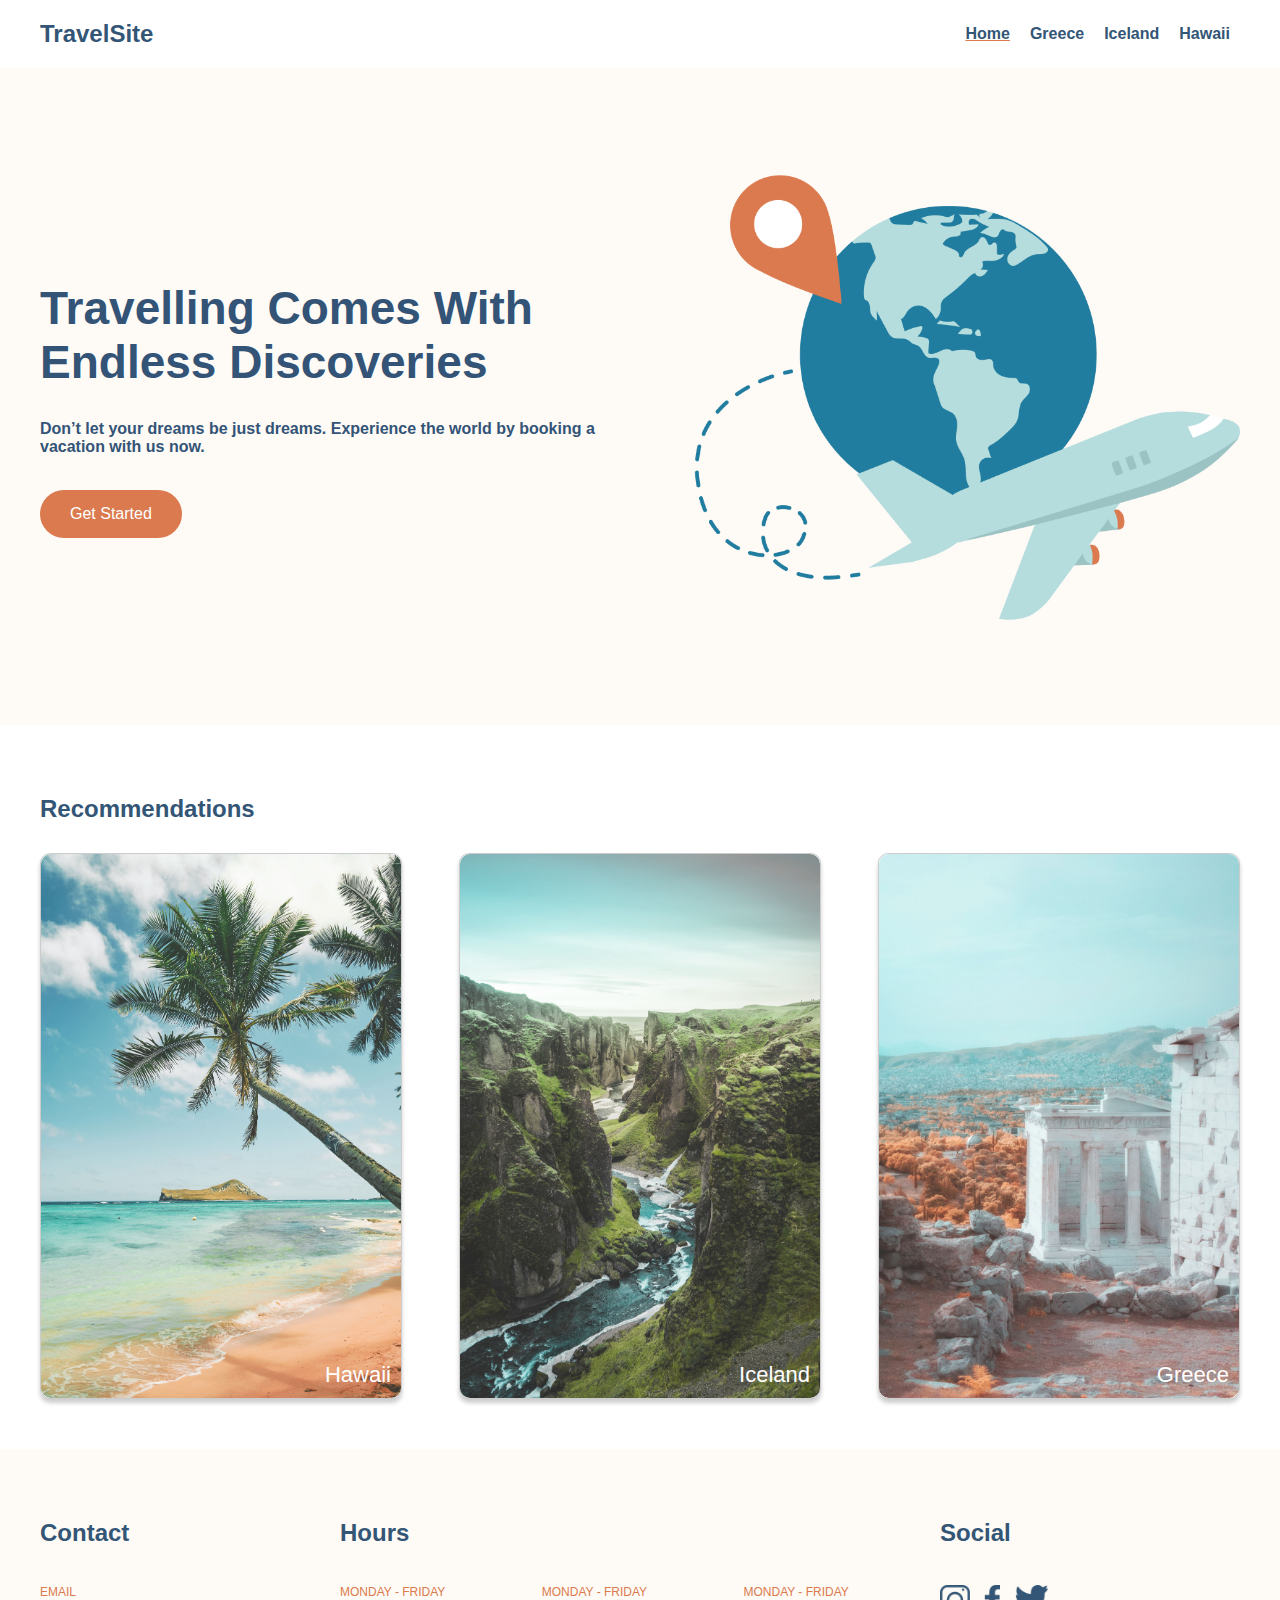
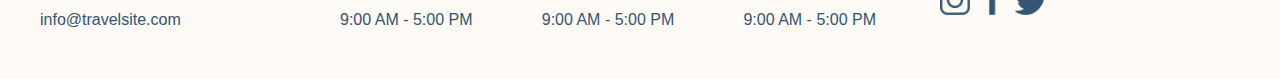
<file: index.html>
<!DOCTYPE html>
<html lang="en">
<head>
    <meta charset="UTF-8">
    <meta name="viewport" content="width=device-width, initial-scale=1.0">
    <link rel="stylesheet" href="css/global.css">
    <link rel="stylesheet" href="css/main.css">
    <title>Travel Site</title>
</head>
<body>
    <header class="header">
        <div class="container">
            <!-- Logo -->
            <div class="logo">
                <a href="index.html">TravelSite</a>
            </div>

            <!-- Navigation Bar -->
            <nav class="nav">
                <ul class="nav__list">
                    <li class="nav__item"><a href="index.html" class="active">Home</a></li>
                    <li class="nav__item"><a href="pages/greece.html">Greece</a></li>
                    <li class="nav__item"><a href="pages/iceland.html">Iceland</a></li>
                    <li class="nav__item"><a href="pages/hawaii.html">Hawaii</a></li>
                </ul>
            </nav>
        </div>
    </header>

    <main class="main">
        <!-- Home Page - Hero Section -->
        <section id="hero" class="hero">
            <div class="container hero__container">
                <div class="hero__text">
                    <h1 class="hero__title">Travelling Comes With Endless Discoveries</h1>
                    <p class="hero__description"><strong>Don’t let your dreams be just dreams. Experience the world by booking a vacation with us now.</strong></p>
                    <a href="#" class="hero__cta">Get Started</a>
                </div>
                <div class="hero__image">
                    <img src="./assets/hero.png" alt="">
                </div>
            </div>
        </section>

        <!-- Home Page - Recommendations Section -->
        <section id="recommendations" class="recommendations">
            <div class="container recommendations__container">
                <h2 class="recommendations__title">Recommendations</h2>
                <div class="destination-cards recommendations__cards">
                    <a href="pages/hawaii.html" class="destination-card destination-card__hawaii">
                        <img src="assets/hawaii.jpg" alt="">
                        <span class="destination-card__title">Hawaii</span>
                    </a>
                    <a href="pages/iceland.html" class="destination-card destination-card__iceland">
                        <img src="assets/iceland.jpg" alt="">
                        <span class="destination-card__title">Iceland</span>
                    </a>
                    <a href="pages/greece.html" class="destination-card destination-card__greece">
                        <img src="assets/greece.jpg" alt="">
                        <span class="destination-card__title">Greece</span>
                    </a>
                </div>
            </div>
        </section>
    </main>

    <footer class="footer">
        <div class="container footer__container">
            <div class="contact footer__contact">
                <h2 class="contact__title">Contact</h2>
                <span class="sut-title contact__sub-title">EMAIL</span>
                <span class="contact__info">info@travelsite.com</span>
            </div>
            <div class="hours footer__hours">
                <h2 class="hours__title">Hours</h2>
                <div class="hours-items hours__items">
                    <div>
                        <span class="sut-title hours__sub-title">MONDAY - FRIDAY</span>
                        <span class="hours__info">9:00 AM - 5:00 PM</span>
                    </div>
                    <div>
                        <span class="sut-title hours__sub-title">MONDAY - FRIDAY</span>
                        <span class="hours__info">9:00 AM - 5:00 PM</span>
                    </div>
                    <div>
                        <span class="sut-title hours__sub-title">MONDAY - FRIDAY</span>
                        <span class="hours__info">9:00 AM - 5:00 PM</span>
                    </div>
                </div>
            </div>
            <div class="social footer__social">
                <h2 class="social__title">Social</h2>
                <img src="assets/icon-instagram.png" alt="">
                <img src="assets/icon-facebook.png" alt="">
                <img src="assets/icon-twitter.png" alt="">
            </div>
        </div>
    </footer>

</body>
</html>
</file>
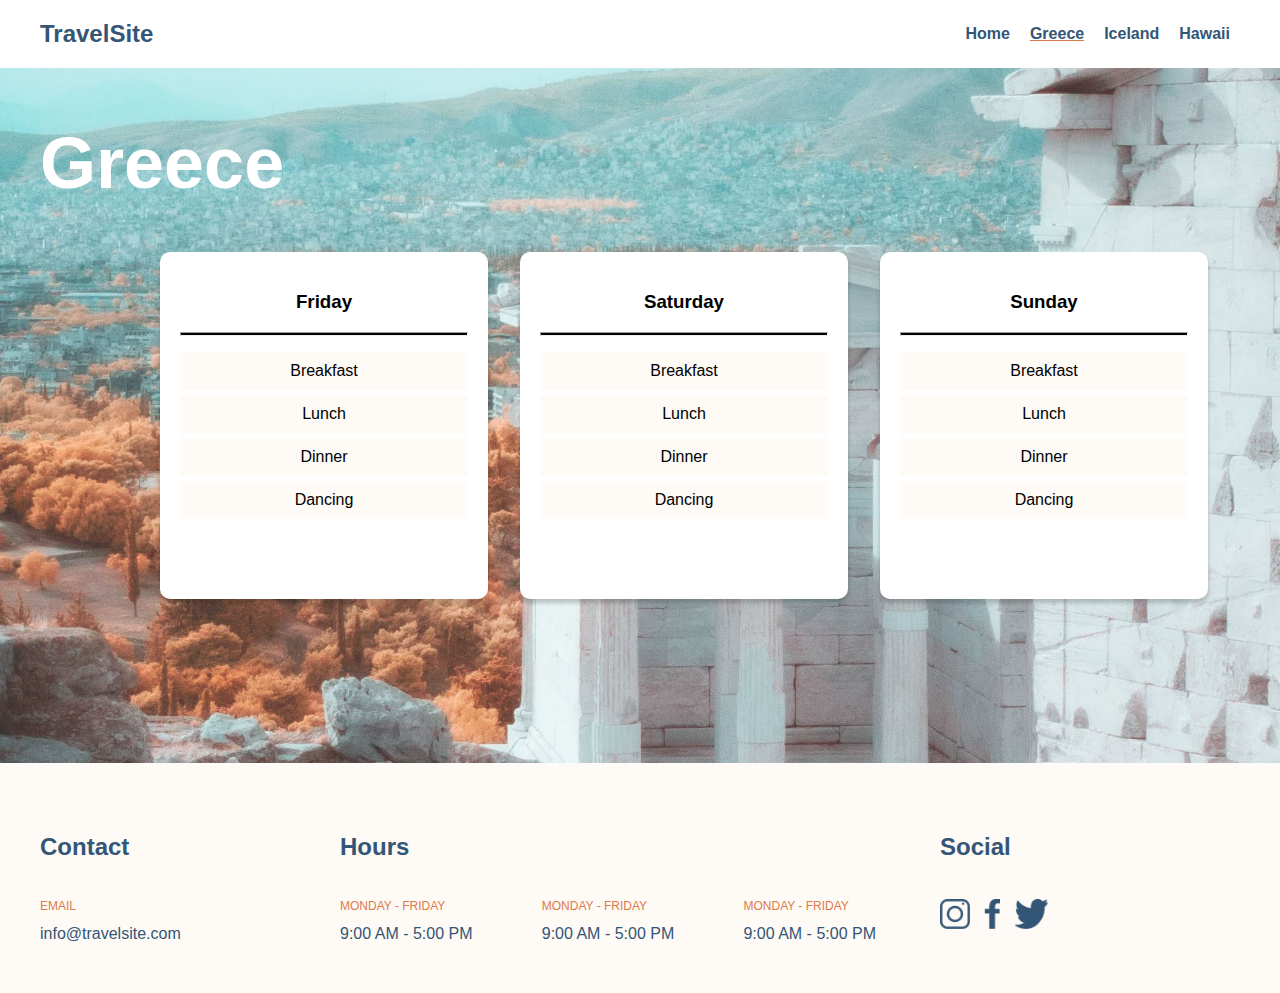
<file: pages/greece.html>
<!DOCTYPE html>
<html lang="en">
<head>
    <meta charset="UTF-8">
    <meta name="viewport" content="width=device-width, initial-scale=1.0">
    <link rel="stylesheet" href="../css/global.css">
    <link rel="stylesheet" href="../css/main.css">
    <link rel="stylesheet" href="../css/destinations.css">
    <title>Greece</title>
</head>
<body>
    <header class="header">
        <div class="container">
            <!-- Logo -->
            <div class="logo">
                <a href="index.html">TravelSite</a>
            </div>

            <!-- Navigation Bar -->
            <nav class="nav">
                <ul class="nav__list">
                    <li class="nav__item"><a href="../index.html">Home</a></li>
                    <li class="nav__item"><a href="greece.html" class="active">Greece</a></li>
                    <li class="nav__item"><a href="iceland.html">Iceland</a></li>
                    <li class="nav__item"><a href="hawaii.html">Hawaii</a></li>
                </ul>
            </nav>
        </div>
    </header>

    <main class="main main--greece">
        <div class="container main__container">
            <h1 class="main__title">Greece</h1>
            <div class="schedules main__schedules">
                <div class="schedule schedule--1">
                    <h3 class="schedule__title">Friday</h3>
                    <hr class="schedule__hr"/>
                    <ul class="schedule__list">
                        <li class="schedule__item">Breakfast</li>
                        <li class="schedule__item">Lunch</li>
                        <li class="schedule__item">Dinner</li>
                        <li class="schedule__item">Dancing</li>
                    </ul>
                </div>
                <div class="schedule schedule--2">
                    <h3 class="schedule__title">Saturday</h3>
                    <hr class="schedule__hr"/>
                    <ul class="schedule__list">
                        <li class="schedule__item">Breakfast</li>
                        <li class="schedule__item">Lunch</li>
                        <li class="schedule__item">Dinner</li>
                        <li class="schedule__item">Dancing</li>
                    </ul>
                </div>
                <div class="schedule schedule--3">
                    <h3 class="schedule__title">Sunday</h3>
                    <hr class="schedule__hr"/>
                    <ul class="schedule__list">
                        <li class="schedule__item">Breakfast</li>
                        <li class="schedule__item">Lunch</li>
                        <li class="schedule__item">Dinner</li>
                        <li class="schedule__item">Dancing</li>
                    </ul>
                </div>
            </div>
        </div>
    </main>

    <footer class="footer">
        <div class="container footer__container">
            <div class="contact footer__contact">
                <h2 class="contact__title">Contact</h2>
                <span class="contact__sub-title">EMAIL</span>
                <span class="contact__info">info@travelsite.com</span>
            </div>
            <div class="hours footer__hours">
                <h2 class="hours__title">Hours</h2>
                <div class="hours-items hours__items">
                    <div>
                        <span class="hours__sub-title">MONDAY - FRIDAY</span>
                        <span class="hours__info">9:00 AM - 5:00 PM</span>
                    </div>
                    <div>
                        <span class="hours__sub-title">MONDAY - FRIDAY</span>
                        <span class="hours__info">9:00 AM - 5:00 PM</span>
                    </div>
                    <div>
                        <span class="hours__sub-title">MONDAY - FRIDAY</span>
                        <span class="hours__info">9:00 AM - 5:00 PM</span>
                    </div>
                </div>
            </div>
            <div class="social footer__social">
                <h2 class="social__title">Social</h2>
                <img src="../assets/icon-instagram.png" alt="">
                <img src="../assets/icon-facebook.png" alt="">
                <img src="../assets/icon-twitter.png" alt="">
            </div>
        </div>
    </footer>
</body>
</html>
</file>
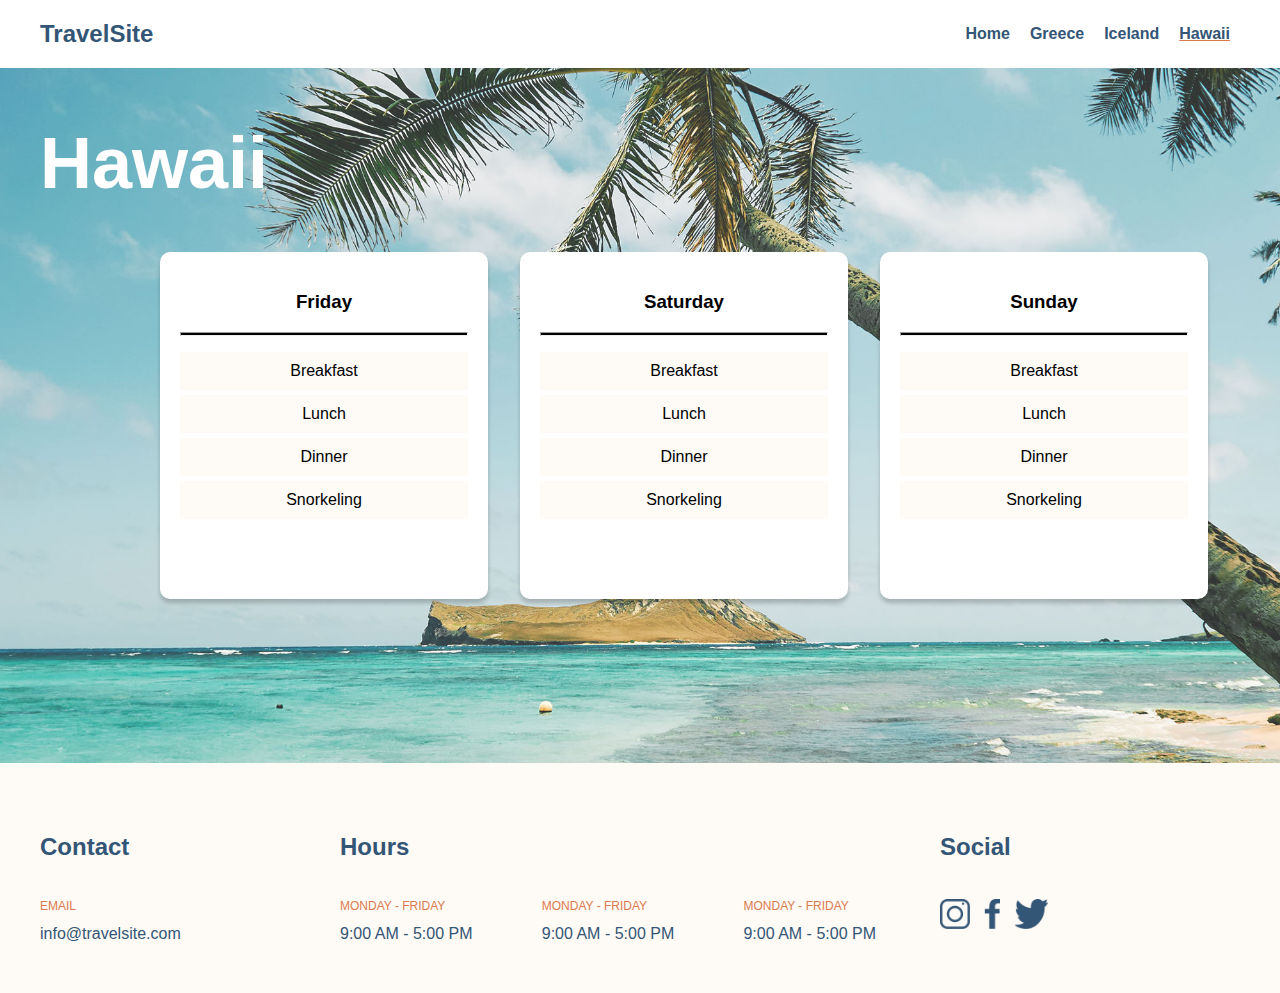
<file: pages/hawaii.html>
<!DOCTYPE html>
<html lang="en">
<head>
    <meta charset="UTF-8">
    <meta name="viewport" content="width=device-width, initial-scale=1.0">
    <link rel="stylesheet" href="../css/global.css">
    <link rel="stylesheet" href="../css/main.css">
    <link rel="stylesheet" href="../css/destinations.css">
    <title>Hawaii</title>
</head>
<body>
    <header class="header">
        <div class="container">
            <!-- Logo -->
            <div class="logo">
                <a href="index.html">TravelSite</a>
            </div>

            <!-- Navigation Bar -->
            <nav class="nav">
                <ul class="nav__list">
                    <li class="nav__item"><a href="../index.html">Home</a></li>
                    <li class="nav__item"><a href="greece.html">Greece</a></li>
                    <li class="nav__item"><a href="iceland.html">Iceland</a></li>
                    <li class="nav__item"><a href="hawaii.html" class="active">Hawaii</a></li>
                </ul>
            </nav>
        </div>
    </header>

    <main class="main main--hawaii">
        <div class="container main__container">
            <h1 class="main__title">Hawaii</h1>
            <div class="schedules main__schedules">
                <div class="schedule schedule--1">
                    <h3 class="schedule__title">Friday</h3>
                    <hr class="schedule__hr"/>
                    <ul class="schedule__list">
                        <li class="schedule__item">Breakfast</li>
                        <li class="schedule__item">Lunch</li>
                        <li class="schedule__item">Dinner</li>
                        <li class="schedule__item">Snorkeling</li>
                    </ul>
                </div>
                <div class="schedule schedule--2">
                    <h3 class="schedule__title">Saturday</h3>
                    <hr class="schedule__hr"/>
                    <ul class="schedule__list">
                        <li class="schedule__item">Breakfast</li>
                        <li class="schedule__item">Lunch</li>
                        <li class="schedule__item">Dinner</li>
                        <li class="schedule__item">Snorkeling</li>
                    </ul>
                </div>
                <div class="schedule schedule--3">
                    <h3 class="schedule__title">Sunday</h3>
                    <hr class="schedule__hr"/>
                    <ul class="schedule__list">
                        <li class="schedule__item">Breakfast</li>
                        <li class="schedule__item">Lunch</li>
                        <li class="schedule__item">Dinner</li>
                        <li class="schedule__item">Snorkeling</li>
                    </ul>
                </div>
            </div>
        </div>
    </main>

    <footer class="footer">
        <div class="container footer__container">
            <div class="contact footer__contact">
                <h2 class="contact__title">Contact</h2>
                <span class="contact__sub-title">EMAIL</span>
                <span class="contact__info">info@travelsite.com</span>
            </div>
            <div class="hours footer__hours">
                <h2 class="hours__title">Hours</h2>
                <div class="hours-items hours__items">
                    <div>
                        <span class="hours__sub-title">MONDAY - FRIDAY</span>
                        <span class="hours__info">9:00 AM - 5:00 PM</span>
                    </div>
                    <div>
                        <span class="hours__sub-title">MONDAY - FRIDAY</span>
                        <span class="hours__info">9:00 AM - 5:00 PM</span>
                    </div>
                    <div>
                        <span class="hours__sub-title">MONDAY - FRIDAY</span>
                        <span class="hours__info">9:00 AM - 5:00 PM</span>
                    </div>
                </div>
            </div>
            <div class="social footer__social">
                <h2 class="social__title">Social</h2>
                <img src="../assets/icon-instagram.png" alt="">
                <img src="../assets/icon-facebook.png" alt="">
                <img src="../assets/icon-twitter.png" alt="">
            </div>
        </div>
    </footer>
</body>
</html>
</file>
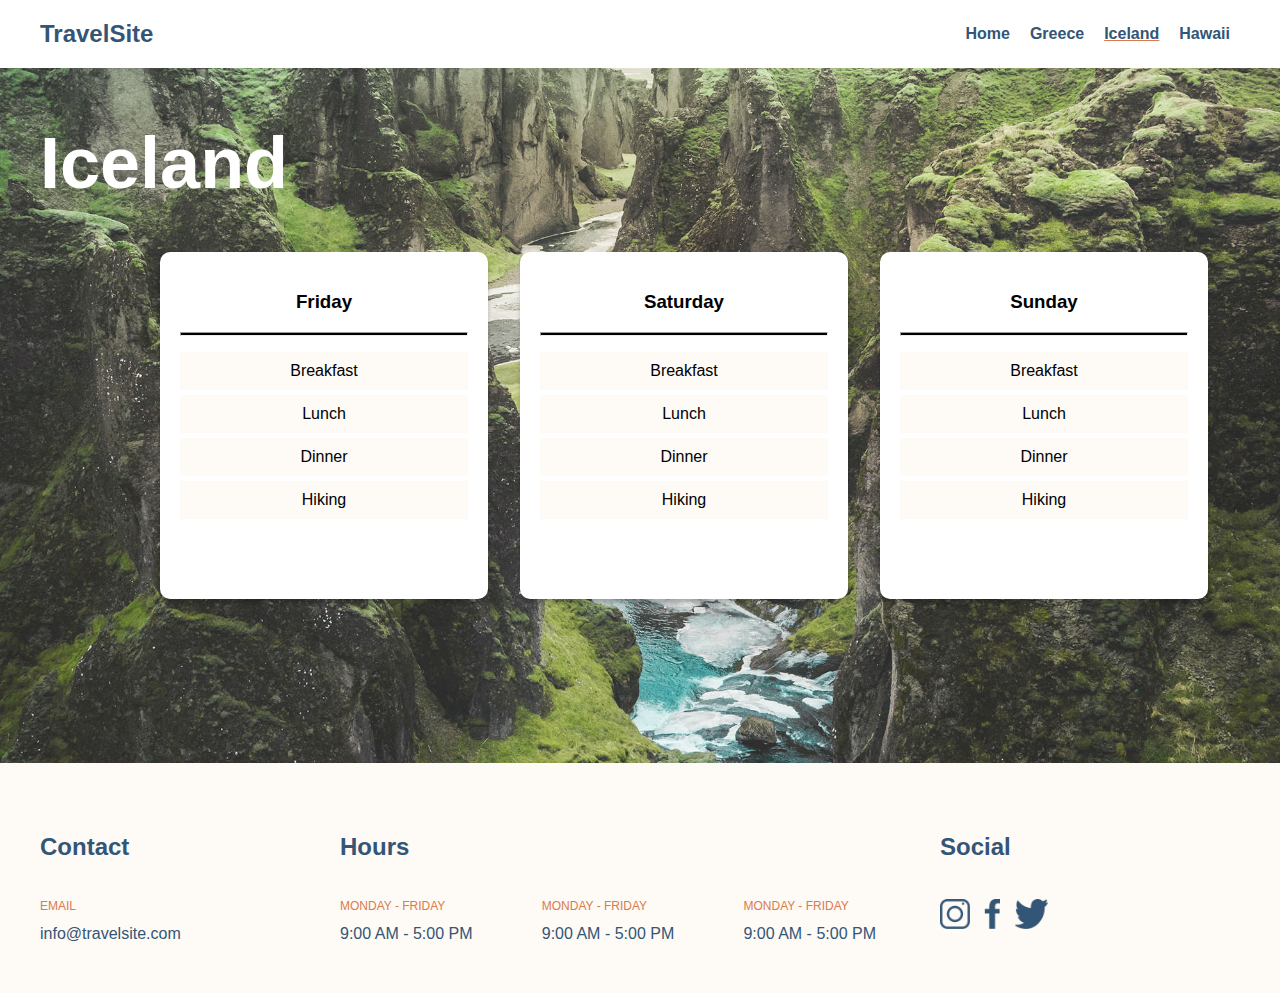
<file: pages/iceland.html>
<!DOCTYPE html>
<html lang="en">
<head>
    <meta charset="UTF-8">
    <meta name="viewport" content="width=device-width, initial-scale=1.0">
    <link rel="stylesheet" href="../css/global.css">
    <link rel="stylesheet" href="../css/main.css">
    <link rel="stylesheet" href="../css/destinations.css">
    <title>Iceland</title>
</head>
<body>
    <header class="header">
        <div class="container">
            <!-- Logo -->
            <div class="logo">
                <a href="index.html">TravelSite</a>
            </div>

            <!-- Navigation Bar -->
            <nav class="nav">
                <ul class="nav__list">
                    <li class="nav__item"><a href="../index.html">Home</a></li>
                    <li class="nav__item"><a href="greece.html">Greece</a></li>
                    <li class="nav__item"><a href="iceland.html" class="active">Iceland</a></li>
                    <li class="nav__item"><a href="hawaii.html">Hawaii</a></li>
                </ul>
            </nav>
        </div>
    </header>

    <main class="main main--iceland">
        <div class="container main__container">
            <h1 class="main__title">Iceland</h1>
            <div class="schedules main__schedules">
                <div class="schedule schedule--1">
                    <h3 class="schedule__title">Friday</h3>
                    <hr class="schedule__hr"/>
                    <ul class="schedule__list">
                        <li class="schedule__item">Breakfast</li>
                        <li class="schedule__item">Lunch</li>
                        <li class="schedule__item">Dinner</li>
                        <li class="schedule__item">Hiking</li>
                    </ul>
                </div>
                <div class="schedule schedule--2">
                    <h3 class="schedule__title">Saturday</h3>
                    <hr class="schedule__hr"/>
                    <ul class="schedule__list">
                        <li class="schedule__item">Breakfast</li>
                        <li class="schedule__item">Lunch</li>
                        <li class="schedule__item">Dinner</li>
                        <li class="schedule__item">Hiking</li>
                    </ul>
                </div>
                <div class="schedule schedule--3">
                    <h3 class="schedule__title">Sunday</h3>
                    <hr class="schedule__hr"/>
                    <ul class="schedule__list">
                        <li class="schedule__item">Breakfast</li>
                        <li class="schedule__item">Lunch</li>
                        <li class="schedule__item">Dinner</li>
                        <li class="schedule__item">Hiking</li>
                    </ul>
                </div>
            </div>
        </div>
    </main>

    <footer class="footer">
        <div class="container footer__container">
            <div class="contact footer__contact">
                <h2 class="contact__title">Contact</h2>
                <span class="contact__sub-title">EMAIL</span>
                <span class="contact__info">info@travelsite.com</span>
            </div>
            <div class="hours footer__hours">
                <h2 class="hours__title">Hours</h2>
                <div class="hours-items hours__items">
                    <div>
                        <span class="hours__sub-title">MONDAY - FRIDAY</span>
                        <span class="hours__info">9:00 AM - 5:00 PM</span>
                    </div>
                    <div>
                        <span class="hours__sub-title">MONDAY - FRIDAY</span>
                        <span class="hours__info">9:00 AM - 5:00 PM</span>
                    </div>
                    <div>
                        <span class="hours__sub-title">MONDAY - FRIDAY</span>
                        <span class="hours__info">9:00 AM - 5:00 PM</span>
                    </div>
                </div>
            </div>
            <div class="social footer__social">
                <h2 class="social__title">Social</h2>
                <img src="../assets/icon-instagram.png" alt="">
                <img src="../assets/icon-facebook.png" alt="">
                <img src="../assets/icon-twitter.png" alt="">
            </div>
        </div>
    </footer>
</body>
</html>
</file>
<file: css/global.css>
body {
    font-family: 'Verdana', sans-serif;
    margin: 0;
    padding: 0;
}

.header {
    background-color: #FFFFFF;
    display: flex;
    width: 100%;
    justify-content: center;
    position: fixed;
    z-index: 999;
}

.header .container {
    width: 1200px;
    display: flex;
    justify-content: space-between;
    align-items: center;
    padding: 20px 20px;
}

.logo a {
    color: #335576;
    text-decoration: none;
    font-size: 1.5em;
    font-weight: bold;
}

.nav ul {
    list-style-type: none;
    margin: 0;
    padding: 0;
    display: flex;
}

.nav li {
    margin: 0 10px;
}

.nav a {
    text-decoration: none;
    color: #335576;
    font-weight: bold;
}

.nav a.active {
    text-decoration: underline;
    text-decoration-color: #DB7A4E;
}

.main {
    padding-top: 64px;
}

.footer {
    background-color: #FEFAF5;
    padding: 50px 0;
}

.footer .container {
    max-width: 1200px;
    margin: 0 auto;
    display: flex;
    justify-content: space-between;
}

.footer .container h2 {
    color: #335576;
    margin-bottom: 38px;
}

.footer__contact {
    flex: 0 0 25%; /* Adjust the width as needed */
}

.footer__social {
    flex: 0 0 25%; /* Adjust the width as needed */
}

.footer__hours {
    flex: 0 0 50%; /* Adjust the width for larger 'hours' div */
}

.footer__contact span,
.footer__hours span {
    display: block;
    color: #335576;
}

.footer__contact span.contact__sub-title,
.footer__hours span.hours__sub-title {
    color: #DB7A4E;
    font-size: 12px;
    margin-bottom: 12px;
}

.hours__items {
    display: flex;
    justify-content: space-between;
    padding-right: 64px;
}

.footer__social img {
    height: 30px;
    margin-right: 10px;
}
</file>
<file: css/main.css>
.hero {
    background-color: #FEFAF6;
    padding: 100px 0;
}

.hero__container {
    max-width: 1200px;
    margin: 0 auto;
    display: flex;
    justify-content: space-between;
    align-items: center;
}

.hero__title,
.hero__description {
    color: #335476;
    padding-right: 64px;
}

.hero__title {
    font-size: 46px;
}

.hero__cta {
    display: inline-block;
    margin-top: 18px;
    padding: 15px 30px;
    background-color: #DB7A4E;
    color: white;
    text-decoration: none;
    border-radius: 50px;
    transition: background-color 0.3s ease;
}

.hero__cta:hover {
    background-color: #424549;
}

.hero img {
    max-width: 100%;
    height: auto;
}

.recommendations {
    background-color: white;
    padding: 50px 0;
}

.recommendations__container {
    max-width: 1200px;
    margin: 0 auto;
}

.recommendations__title {
    color: #335576;
    text-align: left;
}

.recommendations__cards {
    display: flex;
    justify-content: space-between;
    margin-top: 30px;
}

.destination-card {
    flex: 0 0 30%; /* Adjust the width as needed */
    position: relative;
    border-radius: 10px;
    box-shadow: 0 4px 4px rgba(0, 0, 0, 0.2);
    border: 1px solid rgba(0, 0, 0, 0.2);
}

.destination-card img {
    width: 100%;
    height: 100%;
    border-radius: 10px;
    object-fit: cover;
}

.destination-card__title {
    position: absolute;
    bottom: 10px;
    right: 10px;
    font-size: 22px;
    color: white;
}
</file>
<file: css/destinations.css>
/* Block: main */
.main {
    background-size: cover;
    background-position: center;
}

/* Element: main with modifier classes for different destinations */
.main--hawaii {
    background-image: url('../assets/hawaii.jpg');
}

.main--iceland {
    background-image: url('../assets/iceland.jpg');
}

.main--greece {
    background-image: url('../assets/greece.jpg');
}

/* Element: container */
.main__container {
    max-width: 1200px;
    margin: 0 auto;
    padding-top: 10px;
    padding-bottom: 164px;
}

/* Element: h1 */
.main__title {
    font-size: 4.5em;
    font-weight: bold;
    text-align: left;
    color: white;
}

/* Element: schedules */
.main__schedules {
    display: flex;
    justify-content: space-around;
    margin-top: 30px;
    padding: 0 120px;
}

/* Element: schedule */
.schedule {
    flex: 0 0 30%; /* Adjust the width as needed */
    background-color: white;
    padding: 20px;
    padding-bottom: 64px;
    border-radius: 10px;
    box-shadow: 0 4px 4px rgba(0, 0, 0, 0.2);
    text-align: center;
}

/* Modifier: schedule */
.schedule--1 {
    margin-right: 16px;
}

.schedule--2 {
    margin-right: 16px;
    margin-left: 16px;
}

.schedule--3 {
    margin-left: 16px;
}

/* Element: schedule title */
.schedule__title {
    font-weight: bold;
}

/* Element: schedule hr */
.schedule__hr {
    height: 2px;
    background-color: black;
    margin: 15px 0;
}

/* Element: schedule ul */
.schedule__list {
    list-style-type: none;
    padding: 0;
}

/* Element: schedule li */
.schedule__item {
    background-color: #FEFAF6;
    padding: 10px;
    margin: 5px 0;
    text-align: center;
}
</file>
